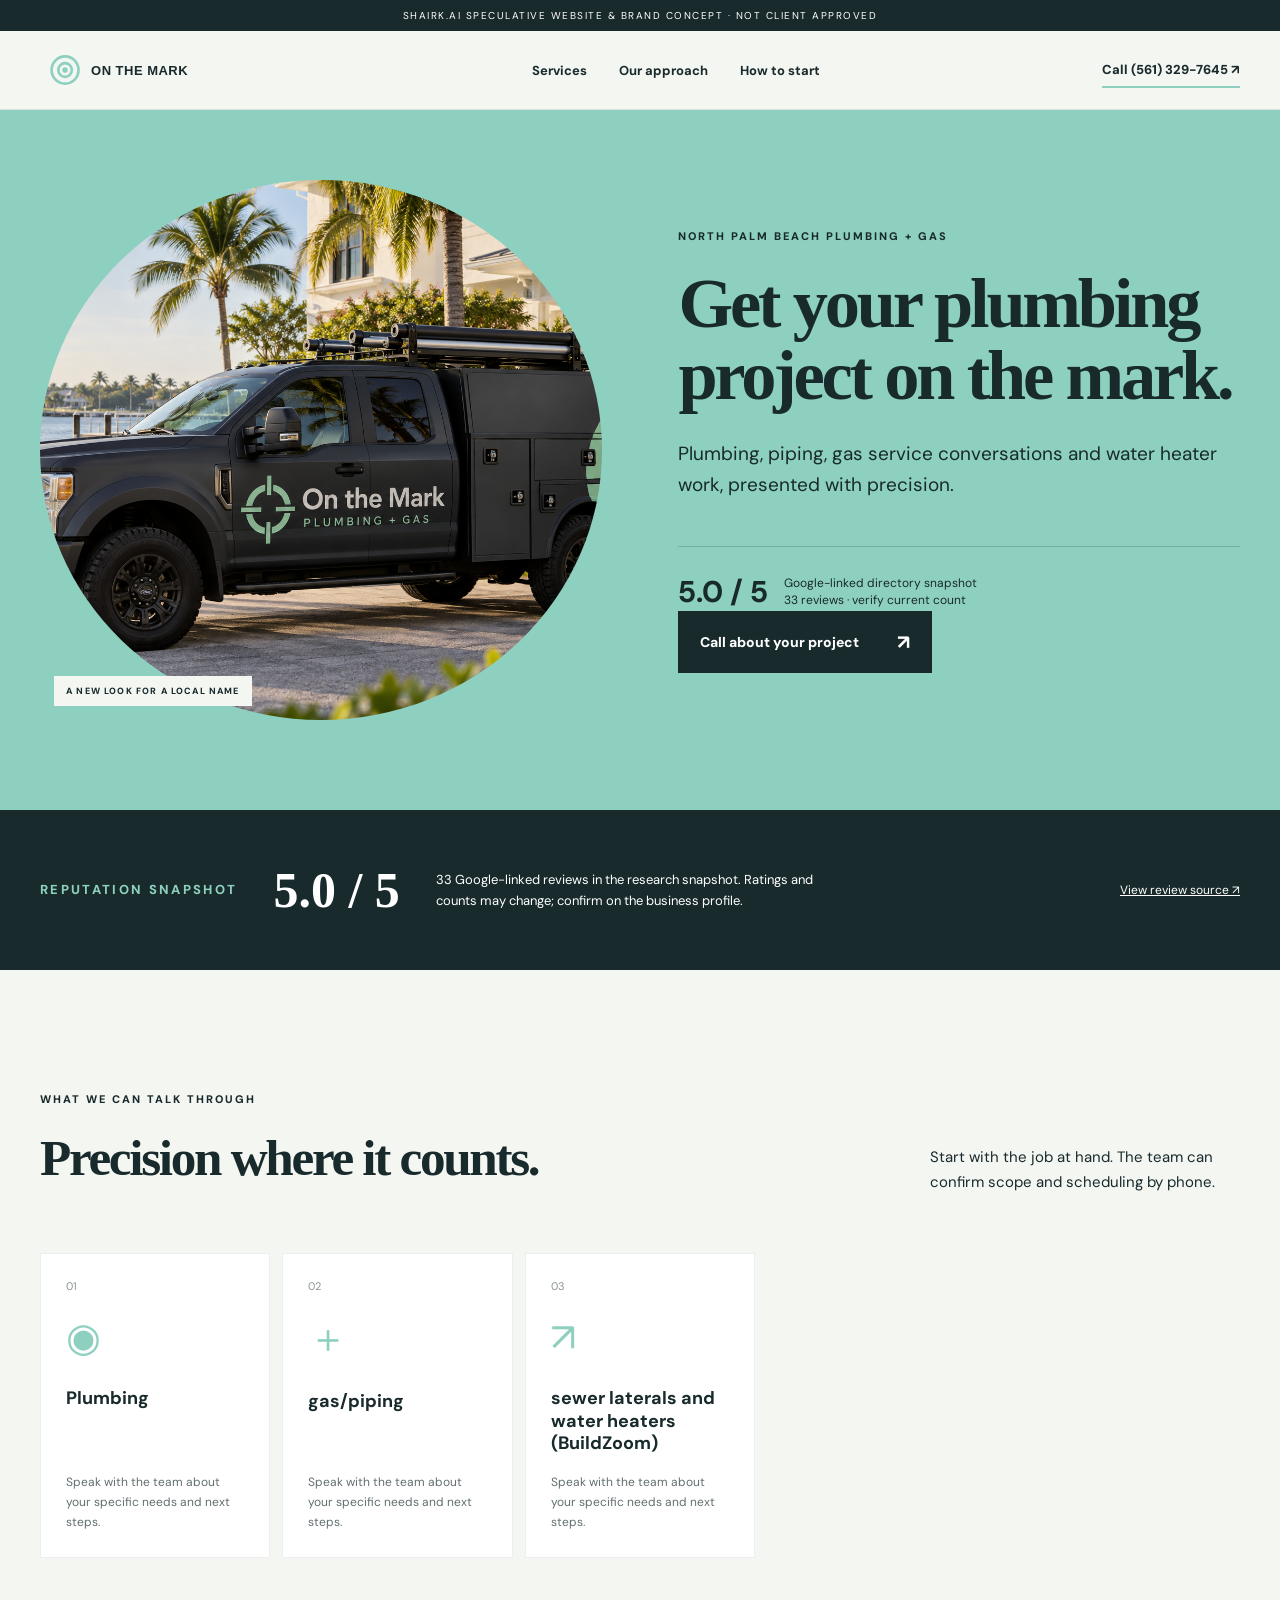
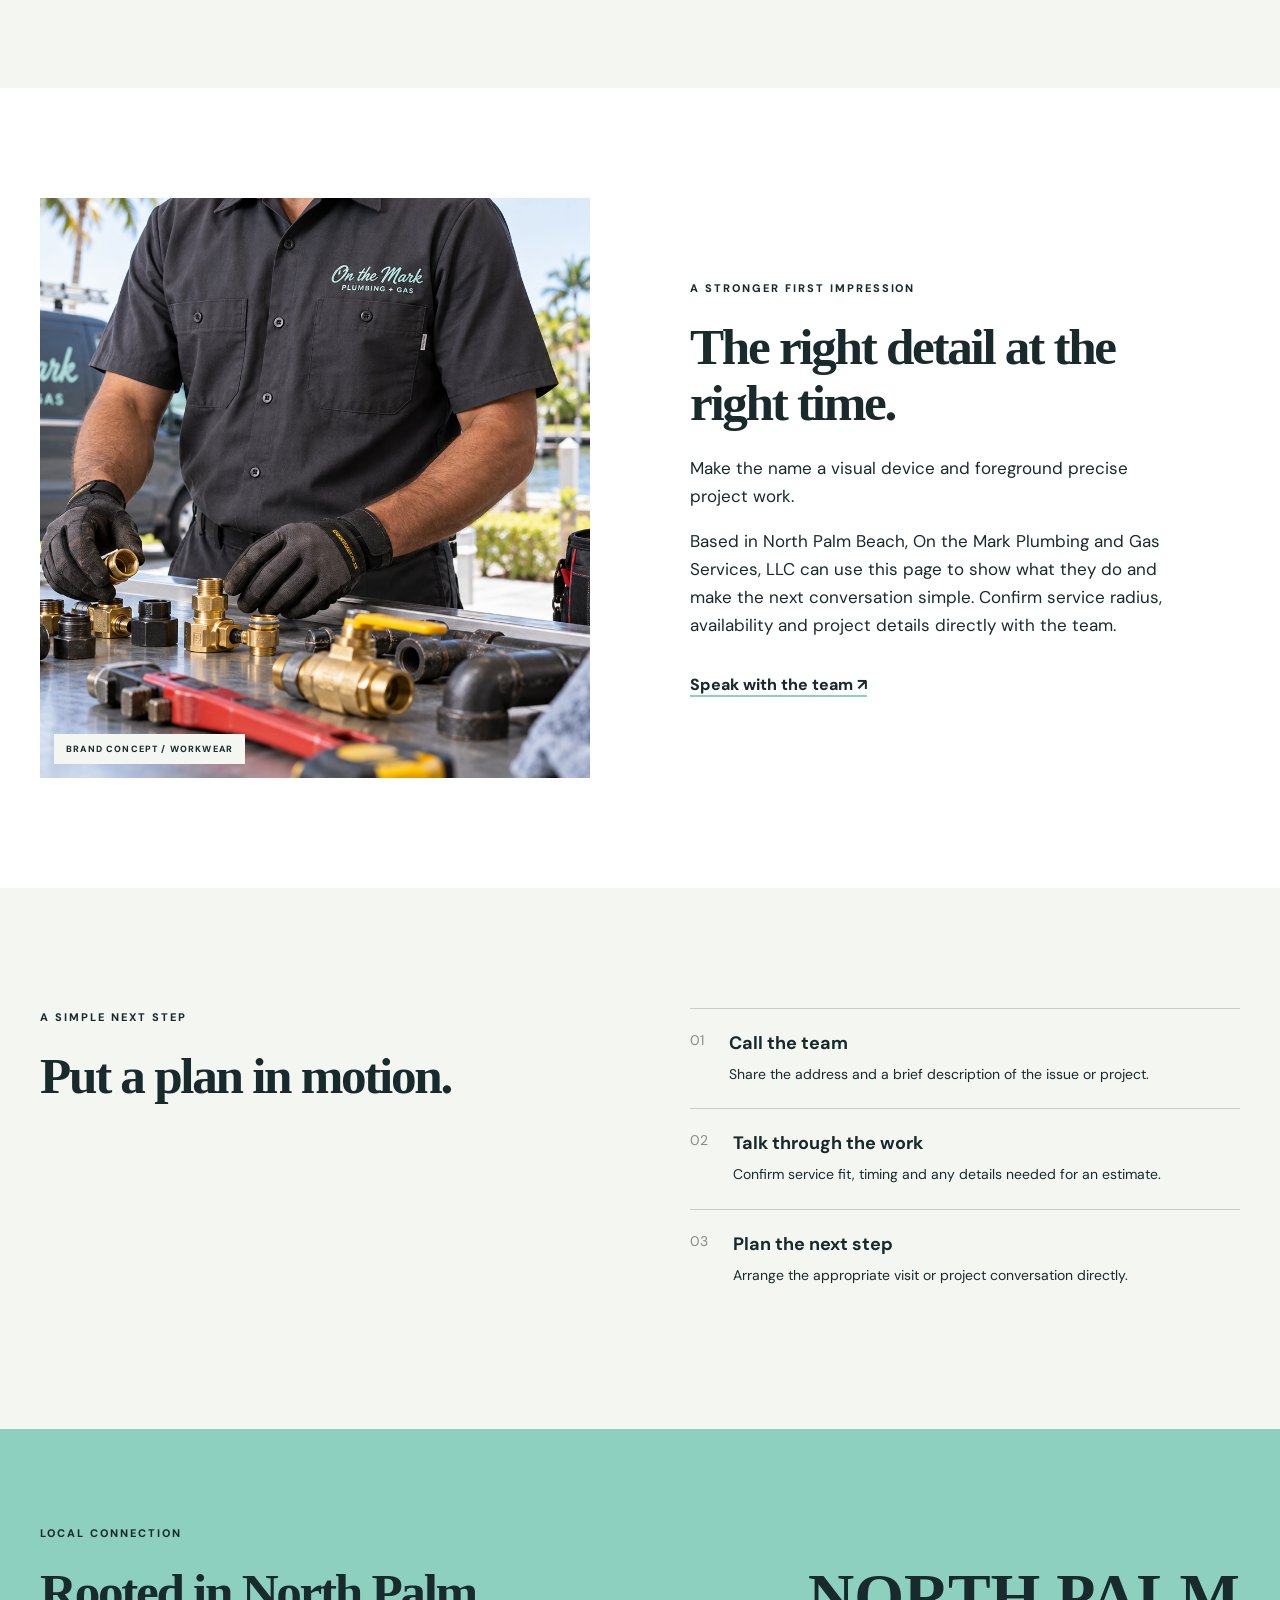
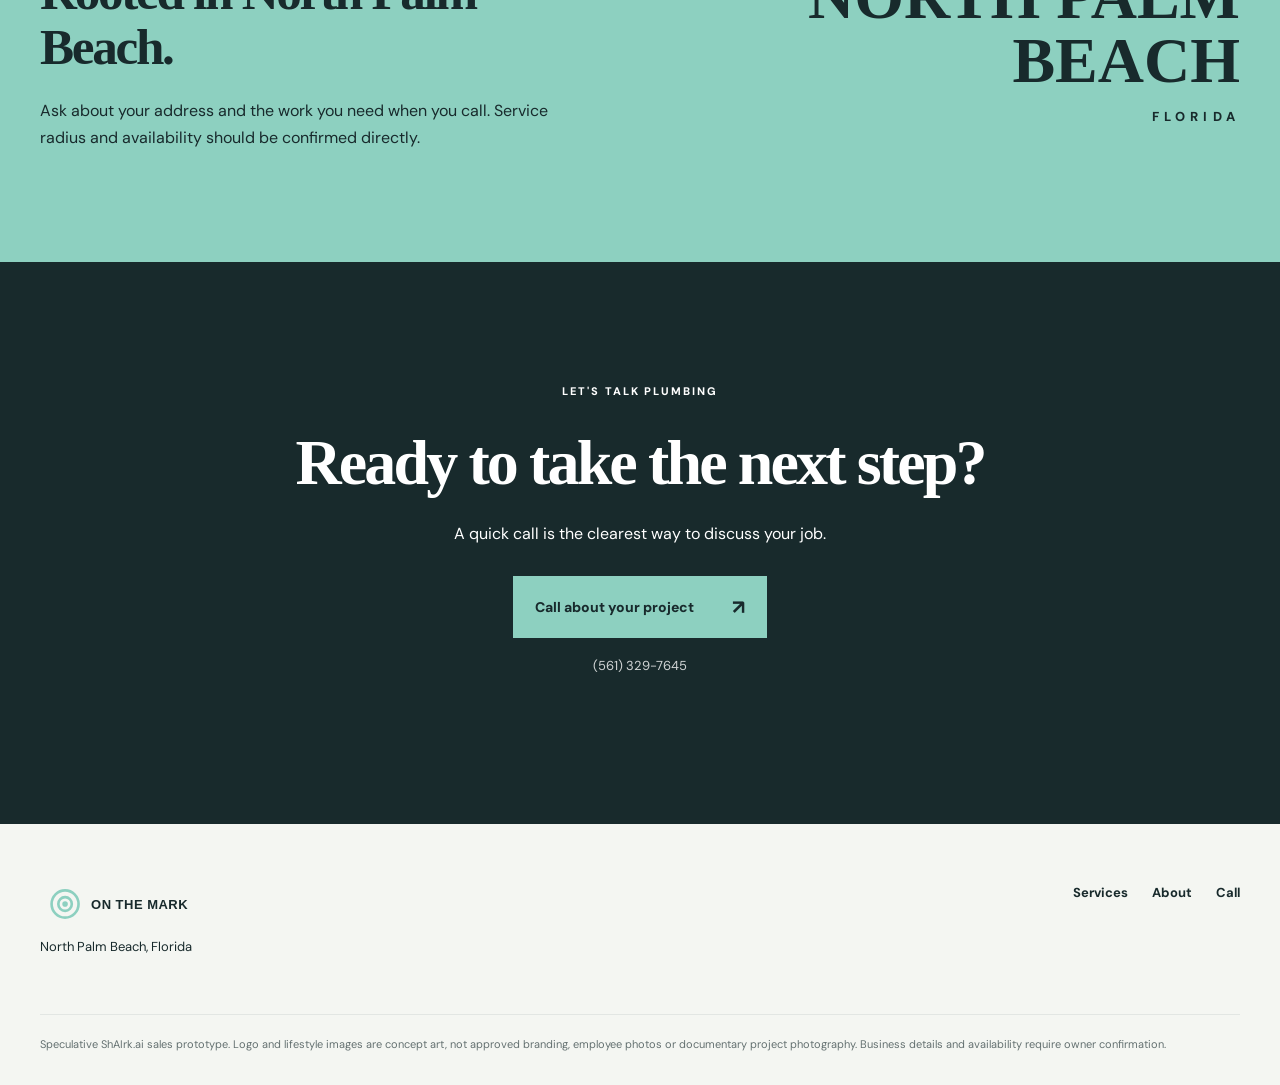
<file: index.html>
<!doctype html><html lang="en"><head><meta charset="utf-8"><meta name="viewport" content="width=device-width,initial-scale=1"><meta name="theme-color" content="#182a2c"><meta name="description" content="Concept landing page for On the Mark Plumbing and Gas Services, LLC: explore plumbing services and call (561) 329-7645."><title>On the Mark Plumbing and Gas Services, LLC | Plumbing in North Palm Beach</title><link rel="icon" href="assets/favicon.svg" type="image/svg+xml"><link rel="stylesheet" href="styles.css"></head>
    <body class="style-8"><div class="concept-ribbon">SHAIRK.AI SPECULATIVE WEBSITE & BRAND CONCEPT · NOT CLIENT APPROVED</div><header class="site-header"><div class="wrap nav"><a class="brand" href="#top" aria-label="On the Mark Plumbing and Gas Services, LLC home"><img src="assets/logo-concept-a.svg" alt="On the Mark Plumbing and Gas Services, LLC concept logo"></a><nav aria-label="Main navigation"><a href="#services">Services</a><a href="#about">Our approach</a><a href="#process">How to start</a></nav><a class="nav-call" href="tel:+15613297645">Call (561) 329-7645 ↗</a></div></header><main id="top"><section class="hero wrap"><div class="hero-media"><img src="assets/brand-vehicle.png" alt="Speculative branded service vehicle concept" loading="eager"><div class="caption">A NEW LOOK FOR A LOCAL NAME</div></div><div class="hero-copy"><p class="eyebrow">NORTH PALM BEACH PLUMBING + GAS</p><h1>Get your plumbing project on the mark.</h1><p class="lead">Plumbing, piping, gas service conversations and water heater work, presented with precision.</p><div class="rating"><strong>5.0 / 5</strong><span>Google-linked directory snapshot<br>33 reviews · verify current count</span></div><a class="button" href="tel:+15613297645">Call about your project <span>↗</span></a></div></section><section class="review-band" aria-label="Reputation snapshot"><div class="wrap review-inner"><p class="eyebrow">REPUTATION SNAPSHOT</p><strong>5.0 / 5</strong><p>33 Google-linked reviews in the research snapshot. Ratings and counts may change; confirm on the business profile.</p><a href="https://brightpathcontractor.com/florida/west-palm-beach/plumbers" target="_blank" rel="noopener noreferrer">View review source ↗</a></div></section><section class="services wrap" id="services"><div class="section-heading"><div><p class="eyebrow">WHAT WE CAN TALK THROUGH</p><h2>Precision where it counts.</h2></div><p>Start with the job at hand. The team can confirm scope and scheduling by phone.</p></div><div class="service-grid"><article class="service-card"><span class="service-index">01</span><span class="service-symbol" aria-hidden="true">◉</span><h3>Plumbing</h3><p>Speak with the team about your specific needs and next steps.</p></article><article class="service-card"><span class="service-index">02</span><span class="service-symbol" aria-hidden="true">＋</span><h3>gas/piping</h3><p>Speak with the team about your specific needs and next steps.</p></article><article class="service-card"><span class="service-index">03</span><span class="service-symbol" aria-hidden="true">↗</span><h3>sewer laterals and water heaters (BuildZoom)</h3><p>Speak with the team about your specific needs and next steps.</p></article></div></section>
    <section class="story" id="about"><div class="wrap story-grid"><div class="story-media"><img src="assets/brand-workwear.png" alt="Speculative branded workwear concept" loading="lazy"><span class="caption">BRAND CONCEPT / WORKWEAR</span></div><div class="story-copy"><p class="eyebrow">A STRONGER FIRST IMPRESSION</p><h2>The right detail at the right time.</h2><p>Make the name a visual device and foreground precise project work.</p><p>Based in North Palm Beach, On the Mark Plumbing and Gas Services, LLC can use this page to show what they do and make the next conversation simple. Confirm service radius, availability and project details directly with the team.</p><a class="text-link" href="tel:+15613297645">Speak with the team ↗</a></div></div></section>
    <section class="process wrap" id="process"><div><p class="eyebrow">A SIMPLE NEXT STEP</p><h2>Put a plan in motion.</h2></div><ol><li><span>01</span><div><strong>Call the team</strong><p>Share the address and a brief description of the issue or project.</p></div></li><li><span>02</span><div><strong>Talk through the work</strong><p>Confirm service fit, timing and any details needed for an estimate.</p></div></li><li><span>03</span><div><strong>Plan the next step</strong><p>Arrange the appropriate visit or project conversation directly.</p></div></li></ol></section><section class="area" id="area"><div class="wrap area-inner"><div><p class="eyebrow">LOCAL CONNECTION</p><h2>Rooted in North Palm Beach.</h2><p>Ask about your address and the work you need when you call. Service radius and availability should be confirmed directly.</p></div><div class="area-mark">NORTH PALM BEACH<span>FLORIDA</span></div></div></section><section class="final-cta"><div class="wrap"><p class="eyebrow">LET'S TALK PLUMBING</p><h2>Ready to take the next step?</h2><p>A quick call is the clearest way to discuss your job.</p><a class="button" href="tel:+15613297645">Call about your project <span>↗</span></a><p class="phone-print">(561) 329-7645</p></div></section></main><footer><div class="wrap footer-grid"><div><img src="assets/logo-concept-a.svg" alt="On the Mark Plumbing and Gas Services, LLC concept logo"><p>North Palm Beach, Florida</p></div><div><a href="#services">Services</a><a href="#about">About</a><a href="tel:+15613297645">Call</a></div></div><p class="disclaimer wrap">Speculative ShAIrk.ai sales prototype. Logo and lifestyle images are concept art, not approved branding, employee photos or documentary project photography. Business details and availability require owner confirmation.</p></footer><a class="mobile-call" href="tel:+15613297645">Call about your project ↗</a></body></html>
</file>
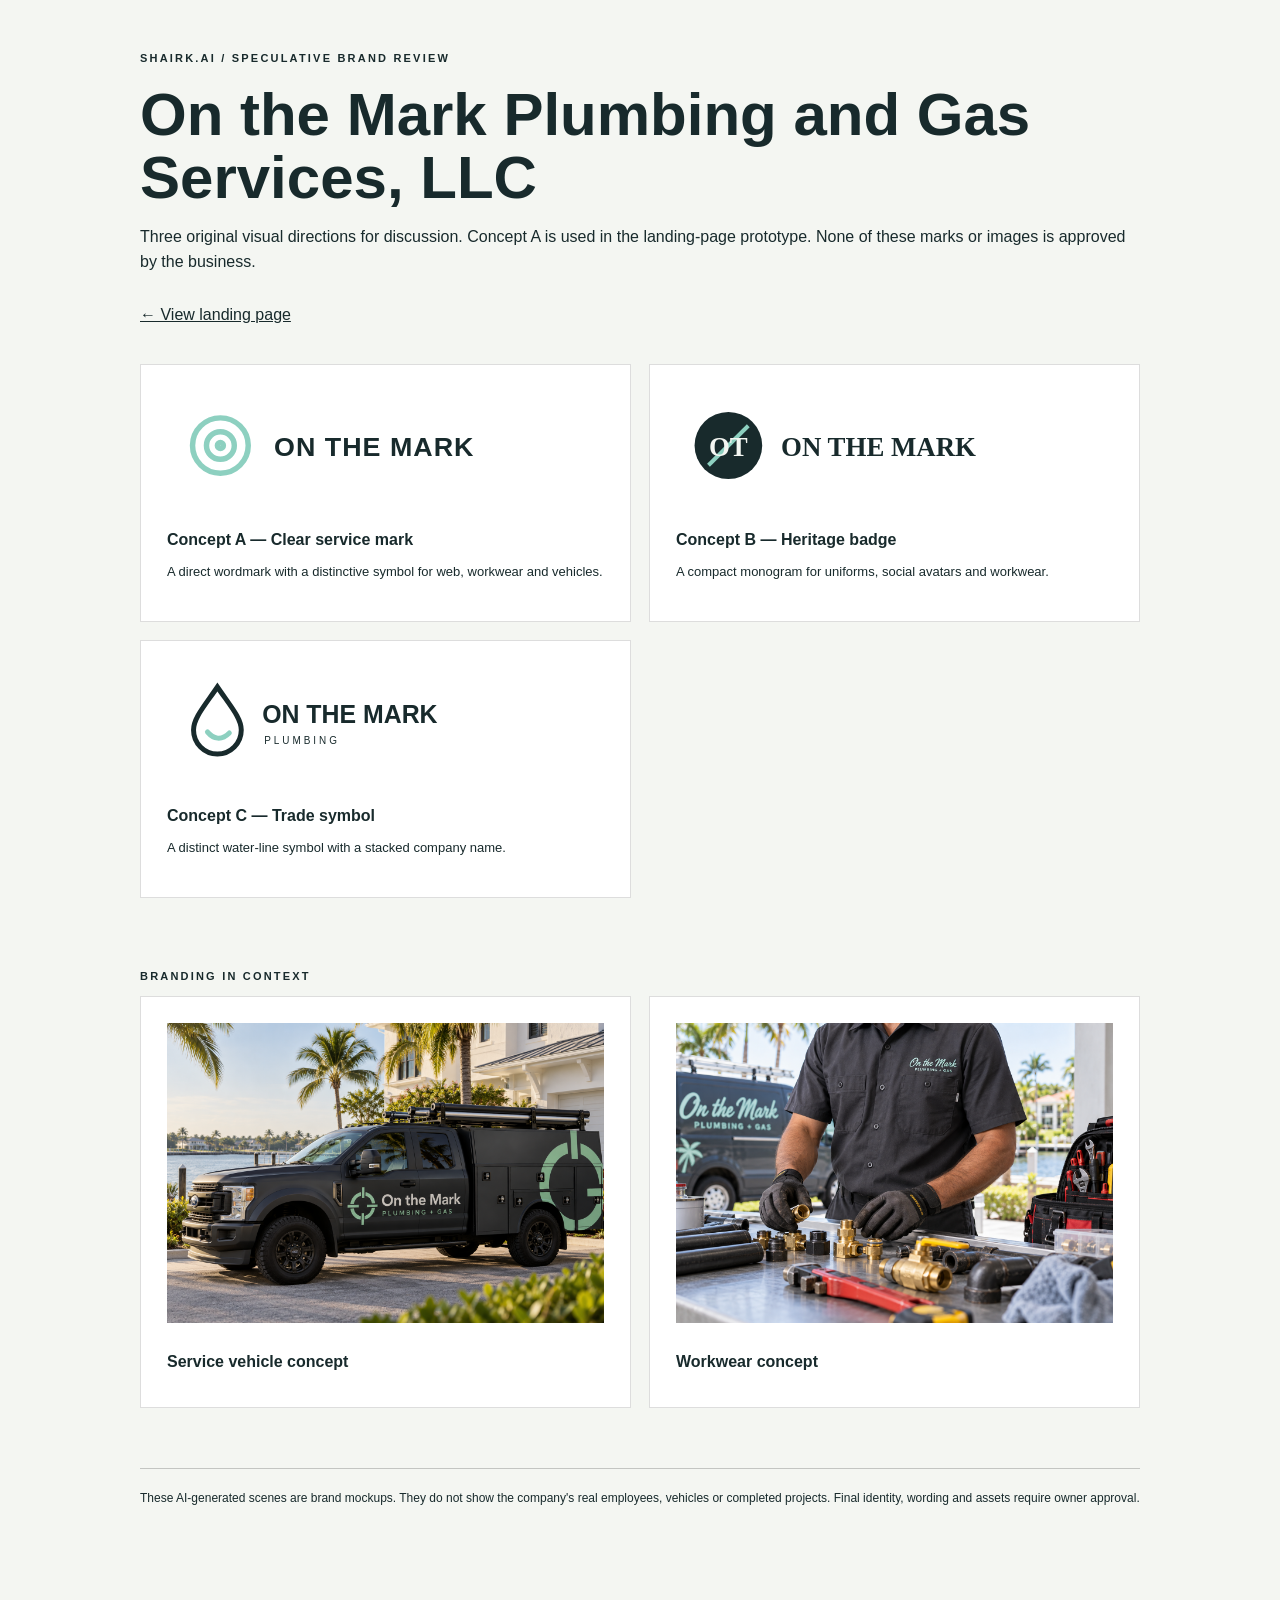
<file: logo-review.html>
<!doctype html><html lang="en"><head><meta charset="utf-8"><meta name="viewport" content="width=device-width,initial-scale=1"><title>On the Mark Plumbing and Gas Services, LLC | Brand concept review</title><style>body{margin:0;background:#f4f6f2;color:#182a2c;font-family:Arial,sans-serif}main{width:min(1000px,calc(100% - 36px));margin:50px auto 100px}.eyebrow{font-size:11px;letter-spacing:.2em;font-weight:bold}h1{font-size:clamp(34px,5vw,60px);line-height:1.05;margin:16px 0}p{line-height:1.55}a{color:inherit}.back{display:inline-block;margin:15px 0 40px}.grid{display:grid;grid-template-columns:1fr 1fr;gap:18px}.card{background:white;padding:26px;border:1px solid #0002}.card img{width:100%;height:110px;object-fit:contain;object-position:left}.card h2{font-size:16px;margin:26px 0 10px}.card p{font-size:13px}.card img.concept-photo{width:100%;height:300px;object-fit:cover}.photos{margin-top:70px}.note{font-size:12px;border-top:1px solid #0003;padding-top:20px;margin-top:60px}@media(max-width:700px){.grid{grid-template-columns:1fr}}</style></head><body><main><p class="eyebrow">SHAIRK.AI / SPECULATIVE BRAND REVIEW</p><h1>On the Mark Plumbing and Gas Services, LLC</h1><p>Three original visual directions for discussion. Concept A is used in the landing-page prototype. None of these marks or images is approved by the business.</p><a class="back" href="/">← View landing page</a><div class="grid"><article class="card"><img src="assets/logo-concept-a.svg" alt="Clean professional wordmark"><h2>Concept A — Clear service mark</h2><p>A direct wordmark with a distinctive symbol for web, workwear and vehicles.</p></article><article class="card"><img src="assets/logo-concept-b.svg" alt="Monogram badge"><h2>Concept B — Heritage badge</h2><p>A compact monogram for uniforms, social avatars and workwear.</p></article><article class="card"><img src="assets/logo-concept-c.svg" alt="Water drop trade icon"><h2>Concept C — Trade symbol</h2><p>A distinct water-line symbol with a stacked company name.</p></article></div><div class="photos"><p class="eyebrow">BRANDING IN CONTEXT</p><div class="grid"><article class="card"><img class="concept-photo" src="assets/brand-vehicle.png" alt="Speculative branded service vehicle concept"><h2>Service vehicle concept</h2></article><article class="card"><img class="concept-photo" src="assets/brand-workwear.png" alt="Speculative branded workwear concept"><h2>Workwear concept</h2></article></div></div><p class="note">These AI-generated scenes are brand mockups. They do not show the company's real employees, vehicles or completed projects. Final identity, wording and assets require owner approval.</p></main></body></html>
</file>
<file: styles.css>
@import url('https://fonts.googleapis.com/css2?family=DM+Sans:wght@400;500;600;700;800&family=Manrope:wght@400;500;600;700;800&display=swap');
    :root{--ink:#182a2c;--accent:#8dd0c0;--paper:#f4f6f2;--font-head:Trebuchet MS;--font-body:'DM Sans',Arial,sans-serif}*{box-sizing:border-box}html{scroll-behavior:smooth}body{margin:0;color:var(--ink);background:var(--paper);font-family:var(--font-body)}a{color:inherit;text-decoration:none}img{display:block;max-width:100%}.wrap{width:min(1200px,calc(100% - 48px));margin:auto}.concept-ribbon{background:var(--ink);color:white;text-align:center;font-size:10px;letter-spacing:.15em;padding:9px 15px}.site-header{background:var(--paper);border-bottom:1px solid rgba(20,40,50,.1);position:sticky;top:0;z-index:20;backdrop-filter:blur(16px)}.nav{display:flex;align-items:center;justify-content:space-between;gap:28px;min-height:78px}.brand img{width:210px;max-height:52px}nav{display:flex;gap:32px;font-size:13px;font-weight:700}nav a:hover,.text-link:hover{text-decoration:underline}.nav-call{font-size:13px;font-weight:800;border-bottom:2px solid var(--accent);padding:8px 0;white-space:nowrap}.eyebrow{font-size:11px;letter-spacing:.18em;font-weight:800;text-transform:uppercase;margin:0 0 22px}h1,h2,h3,p{margin-top:0}h1,h2{font-family:var(--font-head);letter-spacing:-.045em}h1{font-size:clamp(48px,5.5vw,86px);line-height:1.03;margin:0 0 26px}h2{font-size:clamp(38px,4vw,60px);line-height:1.08;margin:0 0 24px}h3{font-size:21px;line-height:1.25}p{line-height:1.65}.hero{display:grid;grid-template-columns:1fr 1fr;gap:clamp(40px,6vw,90px);align-items:center;min-height:690px;padding-top:70px;padding-bottom:90px}.hero-copy{max-width:600px}.hero-copy .lead{font-size:19px;max-width:540px;margin-bottom:32px}.button{display:inline-flex;align-items:center;justify-content:space-between;gap:38px;background:var(--ink);color:white;font-weight:800;font-size:14px;padding:18px 22px;min-width:245px;transition:transform .2s,background .2s}.button:hover{transform:translateY(-3px);background:#263e50}.button span{font-size:20px}.hero-media{position:relative;min-width:0}.hero-media img{width:100%;height:540px;object-fit:cover}.caption{position:absolute;bottom:14px;left:14px;background:var(--paper);padding:9px 12px;font-size:9px;letter-spacing:.13em;font-weight:800}.rating{display:flex;gap:16px;align-items:center;margin-top:46px;padding-top:25px;border-top:1px solid rgba(30,40,40,.2)}.rating strong{font-size:30px;white-space:nowrap}.rating span{font-size:12px;line-height:1.4}.hero-stamp{position:absolute;right:-20px;bottom:-20px;background:var(--accent);width:140px;height:140px;border-radius:50%;display:grid;place-content:center;text-align:center;font-size:15px;font-weight:800;transform:rotate(10deg)}.review-band{background:var(--ink);color:white}.review-inner{display:flex;align-items:center;gap:36px;min-height:160px}.review-inner .eyebrow{margin:0;min-width:160px;color:var(--accent)}.review-inner strong{font-size:50px;font-family:var(--font-head);white-space:nowrap}.review-inner p{font-size:13px;max-width:390px;margin:0}.review-inner a{font-size:12px;text-decoration:underline;margin-left:auto;white-space:nowrap}.services{padding-top:120px;padding-bottom:130px}.section-heading{display:flex;justify-content:space-between;align-items:end;gap:40px;margin-bottom:44px}.section-heading>p{max-width:310px;font-size:15px}.service-grid{display:grid;grid-template-columns:repeat(5,1fr);gap:12px}.service-card{background:white;min-height:265px;padding:25px;display:flex;flex-direction:column;border:1px solid rgba(20,40,50,.08)}.service-index{font-size:11px;opacity:.5}.service-symbol{font-size:40px;color:var(--accent);margin:18px 0 24px}.service-card h3{font-size:18px;flex:1}.service-card p{font-size:12px;margin:0;opacity:.68}.story{background:white;padding:110px 0}.story-grid{display:grid;grid-template-columns:1fr 1fr;align-items:center;gap:100px}.story-media{position:relative}.story-media img{width:100%;height:580px;object-fit:cover}.story-copy{max-width:480px}.story-copy p:not(.eyebrow){font-size:17px}.text-link{display:inline-block;border-bottom:2px solid var(--accent);font-weight:800;margin-top:18px}.process{display:grid;grid-template-columns:1fr 1fr;gap:100px;padding-top:120px;padding-bottom:120px}.process ol{padding:0;margin:0;list-style:none}.process li{display:flex;gap:25px;padding:22px 0;border-top:1px solid rgba(20,40,50,.2)}.process li span{color:#8b8b8b;font-size:14px}.process li strong{font-size:18px}.process li p{font-size:14px;margin:8px 0 0}.area{background:var(--accent);padding:95px 0}.area-inner{display:flex;justify-content:space-between;align-items:center;gap:50px}.area-inner>div:first-child{max-width:540px}.area-mark{font-family:var(--font-head);font-size:clamp(35px,5vw,78px);font-weight:bold;line-height:1;text-align:right}.area-mark span{display:block;font:800 13px var(--font-body);letter-spacing:.4em;margin-top:15px}.final-cta{background:var(--ink);color:white;text-align:center;padding:120px 0}.final-cta h2{font-size:clamp(45px,5vw,75px)}.final-cta p{margin-bottom:28px}.final-cta .button{background:var(--accent);color:var(--ink)}.phone-print{font-size:13px;margin-top:17px;opacity:.8}footer{background:var(--paper);padding:60px 0 32px}.footer-grid{display:flex;justify-content:space-between;align-items:start}.footer-grid img{width:210px}.footer-grid p{font-size:13px;margin:12px 0}.footer-grid>div:last-child{display:flex;gap:24px;font-size:13px;font-weight:700}.disclaimer{border-top:1px solid rgba(20,40,50,.12);padding-top:20px;margin-top:45px;font-size:11px;opacity:.65}.mobile-call{display:none}
    .style-0 .hero-media img,.style-5 .hero-media img{border-radius:48% 48% 4px 4px}.style-1{background:#eaf6f5}.style-1 .hero{grid-template-columns:1.08fr .92fr}.style-1 .hero-media img{border-radius:4px 120px 4px 4px}.style-2 .hero{grid-template-columns:1.15fr .85fr}.style-2 .hero-media img{height:600px;clip-path:polygon(0 0,100% 0,100% 90%,8% 100%)}.style-3 .hero{background:var(--ink);color:white;width:100%;padding-left:max(24px,calc((100vw - 1200px)/2));padding-right:max(24px,calc((100vw - 1200px)/2))}.style-3 .hero .button{background:var(--accent);color:var(--ink)}.style-3 .hero-media img{border:14px solid white;transform:rotate(2deg)}.style-4 .hero-media img{border-radius:220px 220px 0 0}.style-4 .hero{grid-template-columns:.9fr 1.1fr}.style-5 .hero{grid-template-columns:1.05fr .95fr}.style-5 .hero-media img{border-radius:50% 50% 0 0}.style-6 .hero-media img{border-radius:50% 50% 8px 8px}.style-6 .services{background:var(--ink);color:white;width:100%;padding-left:max(24px,calc((100vw - 1200px)/2));padding-right:max(24px,calc((100vw - 1200px)/2))}.style-6 .service-card{color:var(--ink)}.style-7 .hero{grid-template-columns:1fr 1.1fr}.style-7 .hero-media img{border-radius:14px;box-shadow:20px 20px 0 var(--accent)}.style-8 .hero{background:var(--accent);width:100%;padding-left:max(24px,calc((100vw - 1200px)/2));padding-right:max(24px,calc((100vw - 1200px)/2))}.style-8 .hero-media img{border-radius:50%}.style-9 .hero-media img{border-radius:180px 180px 18px 18px}.style-9 .hero{grid-template-columns:1fr .85fr}.alternate .story-grid{direction:rtl}.alternate .story-grid>*{direction:ltr}.process-alt{grid-template-columns:.8fr 1.2fr}.process-alt li{background:white;margin-bottom:8px;padding:24px;border:0}
    @media(max-width:950px){nav{display:none}.service-grid{grid-template-columns:repeat(3,1fr)}.story-grid{gap:50px}.review-inner{flex-wrap:wrap;padding:28px 0;gap:16px}.review-inner a{margin-left:0}}
    @media(max-width:700px){.wrap{width:min(100% - 32px,560px)}.concept-ribbon{font-size:8px}.nav{min-height:68px}.brand img{width:150px}.nav-call{display:none}.hero,.style-1 .hero,.style-2 .hero,.style-3 .hero,.style-4 .hero,.style-5 .hero,.style-7 .hero,.style-8 .hero,.style-9 .hero{display:flex;flex-direction:column;align-items:stretch;gap:34px;min-height:0;padding-top:45px;padding-bottom:55px}.hero .hero-media{order:2}.hero .hero-copy{order:1}.hero-media img,.style-2 .hero-media img{height:350px}h1{font-size:clamp(42px,11vw,66px)}h2{font-size:38px}.hero-copy .lead{font-size:16px}.rating{margin-top:30px}.review-inner{display:grid;grid-template-columns:1fr 1fr}.review-inner .eyebrow{grid-column:span 2}.review-inner strong{font-size:40px}.review-inner p{font-size:11px}.review-inner a{grid-column:span 2}.services{padding-top:75px;padding-bottom:80px}.section-heading{display:block}.service-grid{grid-template-columns:1fr 1fr}.service-card{min-height:220px;padding:18px}.service-card h3{font-size:16px}.service-card p{font-size:11px}.story{padding:75px 0}.story-grid,.process{display:flex;flex-direction:column;gap:35px}.story-media img{height:360px}.process{padding-top:80px;padding-bottom:80px}.process ol{width:100%}.area{padding:65px 0}.area-inner{display:block}.area-mark{text-align:left;margin-top:40px}.final-cta{padding:85px 0}.footer-grid{display:block}.footer-grid>div:last-child{margin-top:25px}.mobile-call{display:block;position:fixed;bottom:0;left:0;width:100%;padding:17px;text-align:center;background:var(--accent);color:var(--ink);font-size:14px;font-weight:800;z-index:30;box-shadow:0 -4px 24px #0002}footer{padding-bottom:100px}}
    @media(max-width:420px){.service-grid{grid-template-columns:1fr}.service-card{min-height:170px}.hero-media img{height:290px}.hero-stamp{width:100px;height:100px;font-size:11px;right:0}}
    @media(prefers-reduced-motion:reduce){html{scroll-behavior:auto}.button{transition:none}}
</file>
